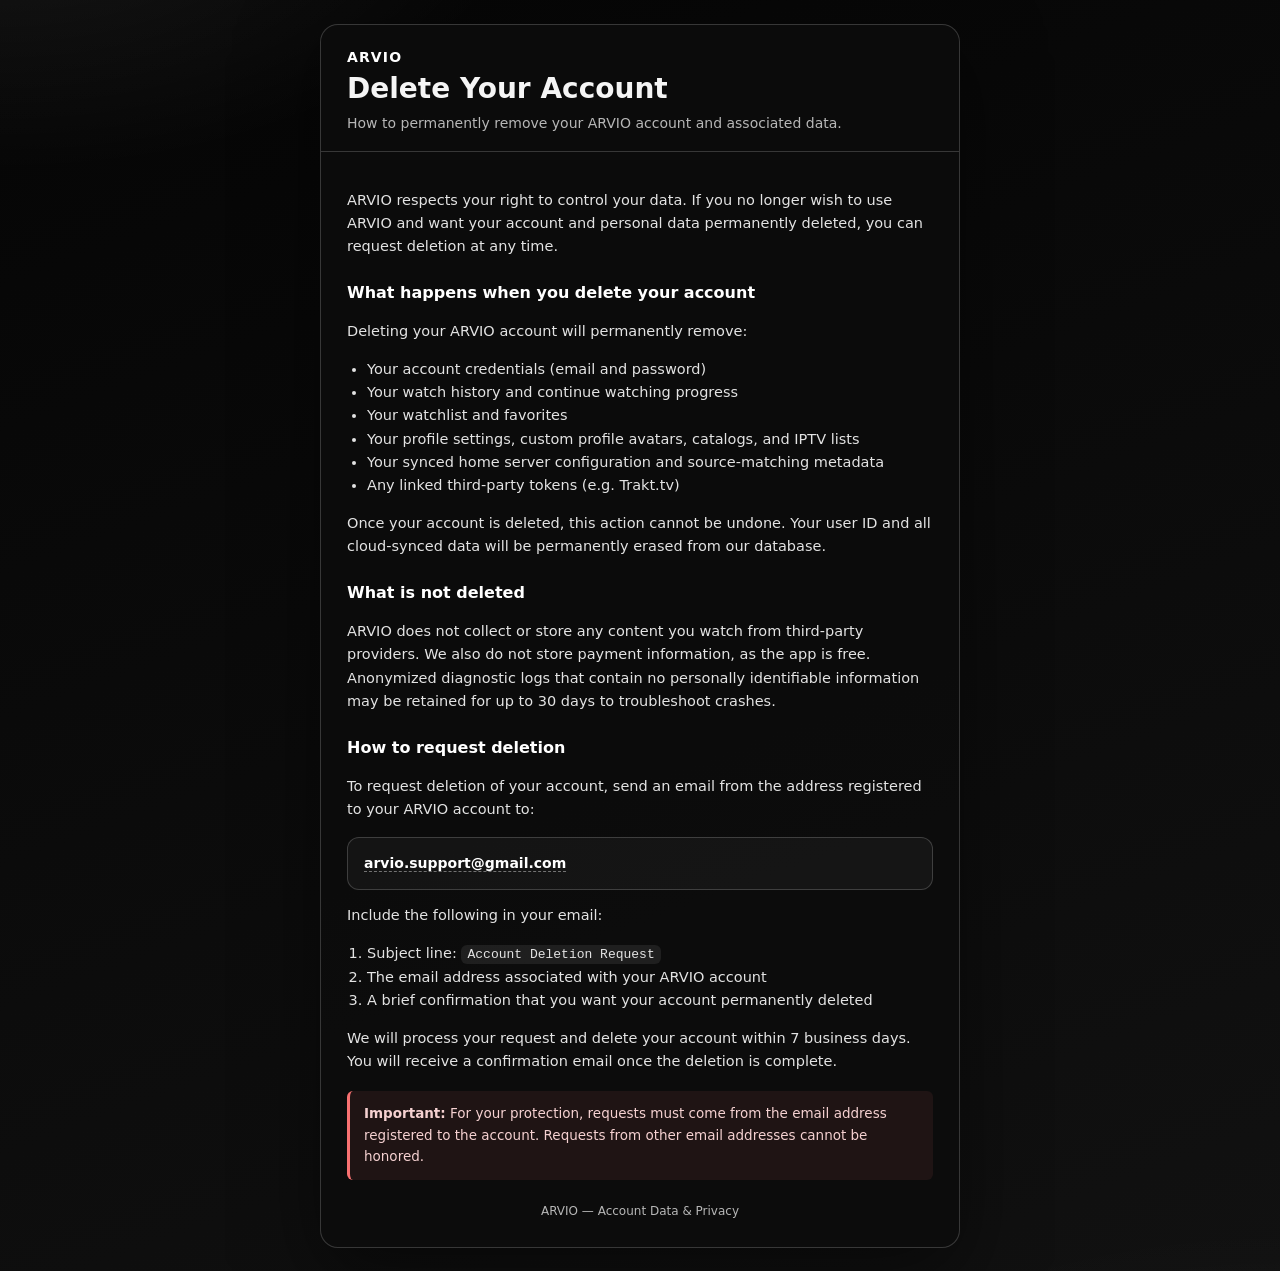
<file: netlify-auth-site/delete-account.html>
<!doctype html>
<html lang="en">
<head>
  <meta charset="utf-8" />
  <meta name="viewport" content="width=device-width, initial-scale=1" />
  <title>ARVIO &mdash; Delete Account</title>
  <style>
    :root {
      --bg-1: #050505;
      --bg-2: #111111;
      --card: rgba(12, 12, 12, 0.92);
      --line: rgba(255,255,255,0.18);
      --text: #f5f5f5;
      --muted: #b7b7b7;
      --accent: #f5f5f5;
      --danger: #f87171;
    }

    * { box-sizing: border-box; }
    html, body { margin: 0; padding: 0; min-height: 100%; font-family: "Segoe UI", Inter, system-ui, sans-serif; color: var(--text); }
    body {
      background:
        radial-gradient(900px 500px at 0% -10%, rgba(255,255,255,0.08), transparent 60%),
        radial-gradient(900px 500px at 100% 120%, rgba(255,255,255,0.05), transparent 60%),
        linear-gradient(160deg, var(--bg-1), var(--bg-2));
      display: grid;
      place-items: center;
      padding: 24px;
    }

    .shell {
      width: 100%;
      max-width: 640px;
      border-radius: 18px;
      background: var(--card);
      border: 1px solid var(--line);
      box-shadow: 0 24px 80px rgba(0,0,0,0.5);
      overflow: hidden;
    }

    .head {
      padding: 24px 26px 20px;
      border-bottom: 1px solid var(--line);
    }

    .brand {
      font-weight: 700;
      letter-spacing: 0.08em;
      font-size: 14px;
      color: #ffffff;
      margin-bottom: 8px;
    }

    .title {
      margin: 0;
      font-size: 28px;
      line-height: 1.15;
      font-weight: 700;
    }

    .subtitle {
      margin: 10px 0 0;
      color: var(--muted);
      font-size: 14px;
    }

    .body {
      padding: 22px 26px 26px;
      font-size: 14.5px;
      line-height: 1.6;
    }

    h2 {
      font-size: 16px;
      margin: 22px 0 8px;
      color: #ffffff;
    }

    p, li {
      color: #e3e3e3;
    }

    ul, ol {
      padding-left: 20px;
      margin: 8px 0 14px;
    }

    code {
      background: rgba(255,255,255,0.08);
      padding: 2px 6px;
      border-radius: 6px;
      font-size: 13px;
    }

    .email-box {
      margin: 16px 0 4px;
      padding: 14px 16px;
      border: 1px solid var(--line);
      background: rgba(255,255,255,0.04);
      border-radius: 12px;
      font-size: 14px;
    }

    .email-box a {
      color: #ffffff;
      font-weight: 600;
      text-decoration: none;
      border-bottom: 1px dashed rgba(255,255,255,0.4);
    }

    .email-box a:hover {
      border-bottom-style: solid;
    }

    .note {
      margin-top: 18px;
      padding: 12px 14px;
      border-left: 3px solid var(--danger);
      background: rgba(248,113,113,0.08);
      color: #f5d1d1;
      font-size: 13.5px;
      border-radius: 6px;
    }

    .foot {
      margin-top: 22px;
      color: var(--muted);
      font-size: 12px;
      text-align: center;
    }
  </style>
</head>
<body>
  <main class="shell">
    <header class="head">
      <div class="brand">ARVIO</div>
      <h1 class="title">Delete Your Account</h1>
      <p class="subtitle">How to permanently remove your ARVIO account and associated data.</p>
    </header>

    <section class="body">
      <p>
        ARVIO respects your right to control your data. If you no longer wish to use ARVIO
        and want your account and personal data permanently deleted, you can request deletion
        at any time.
      </p>

      <h2>What happens when you delete your account</h2>
      <p>
        Deleting your ARVIO account will permanently remove:
      </p>
      <ul>
        <li>Your account credentials (email and password)</li>
        <li>Your watch history and continue watching progress</li>
        <li>Your watchlist and favorites</li>
        <li>Your profile settings, custom profile avatars, catalogs, and IPTV lists</li>
        <li>Your synced home server configuration and source-matching metadata</li>
        <li>Any linked third-party tokens (e.g. Trakt.tv)</li>
      </ul>
      <p>
        Once your account is deleted, this action cannot be undone. Your user ID and all
        cloud-synced data will be permanently erased from our database.
      </p>

      <h2>What is not deleted</h2>
      <p>
        ARVIO does not collect or store any content you watch from third-party providers.
        We also do not store payment information, as the app is free. Anonymized diagnostic
        logs that contain no personally identifiable information may be retained for up to 30 days
        to troubleshoot crashes.
      </p>

      <h2>How to request deletion</h2>
      <p>
        To request deletion of your account, send an email from the address registered to your
        ARVIO account to:
      </p>

      <div class="email-box">
        <a href="mailto:arvio.support@gmail.com?subject=Account%20Deletion%20Request">arvio.support@gmail.com</a>
      </div>

      <p>Include the following in your email:</p>
      <ol>
        <li>Subject line: <code>Account Deletion Request</code></li>
        <li>The email address associated with your ARVIO account</li>
        <li>A brief confirmation that you want your account permanently deleted</li>
      </ol>

      <p>
        We will process your request and delete your account within 7 business days. You will
        receive a confirmation email once the deletion is complete.
      </p>

      <div class="note">
        <strong>Important:</strong> For your protection, requests must come from the email
        address registered to the account. Requests from other email addresses cannot be honored.
      </div>

      <div class="foot">ARVIO &mdash; Account Data &amp; Privacy</div>
    </section>
  </main>
</body>
</html>
</file>
